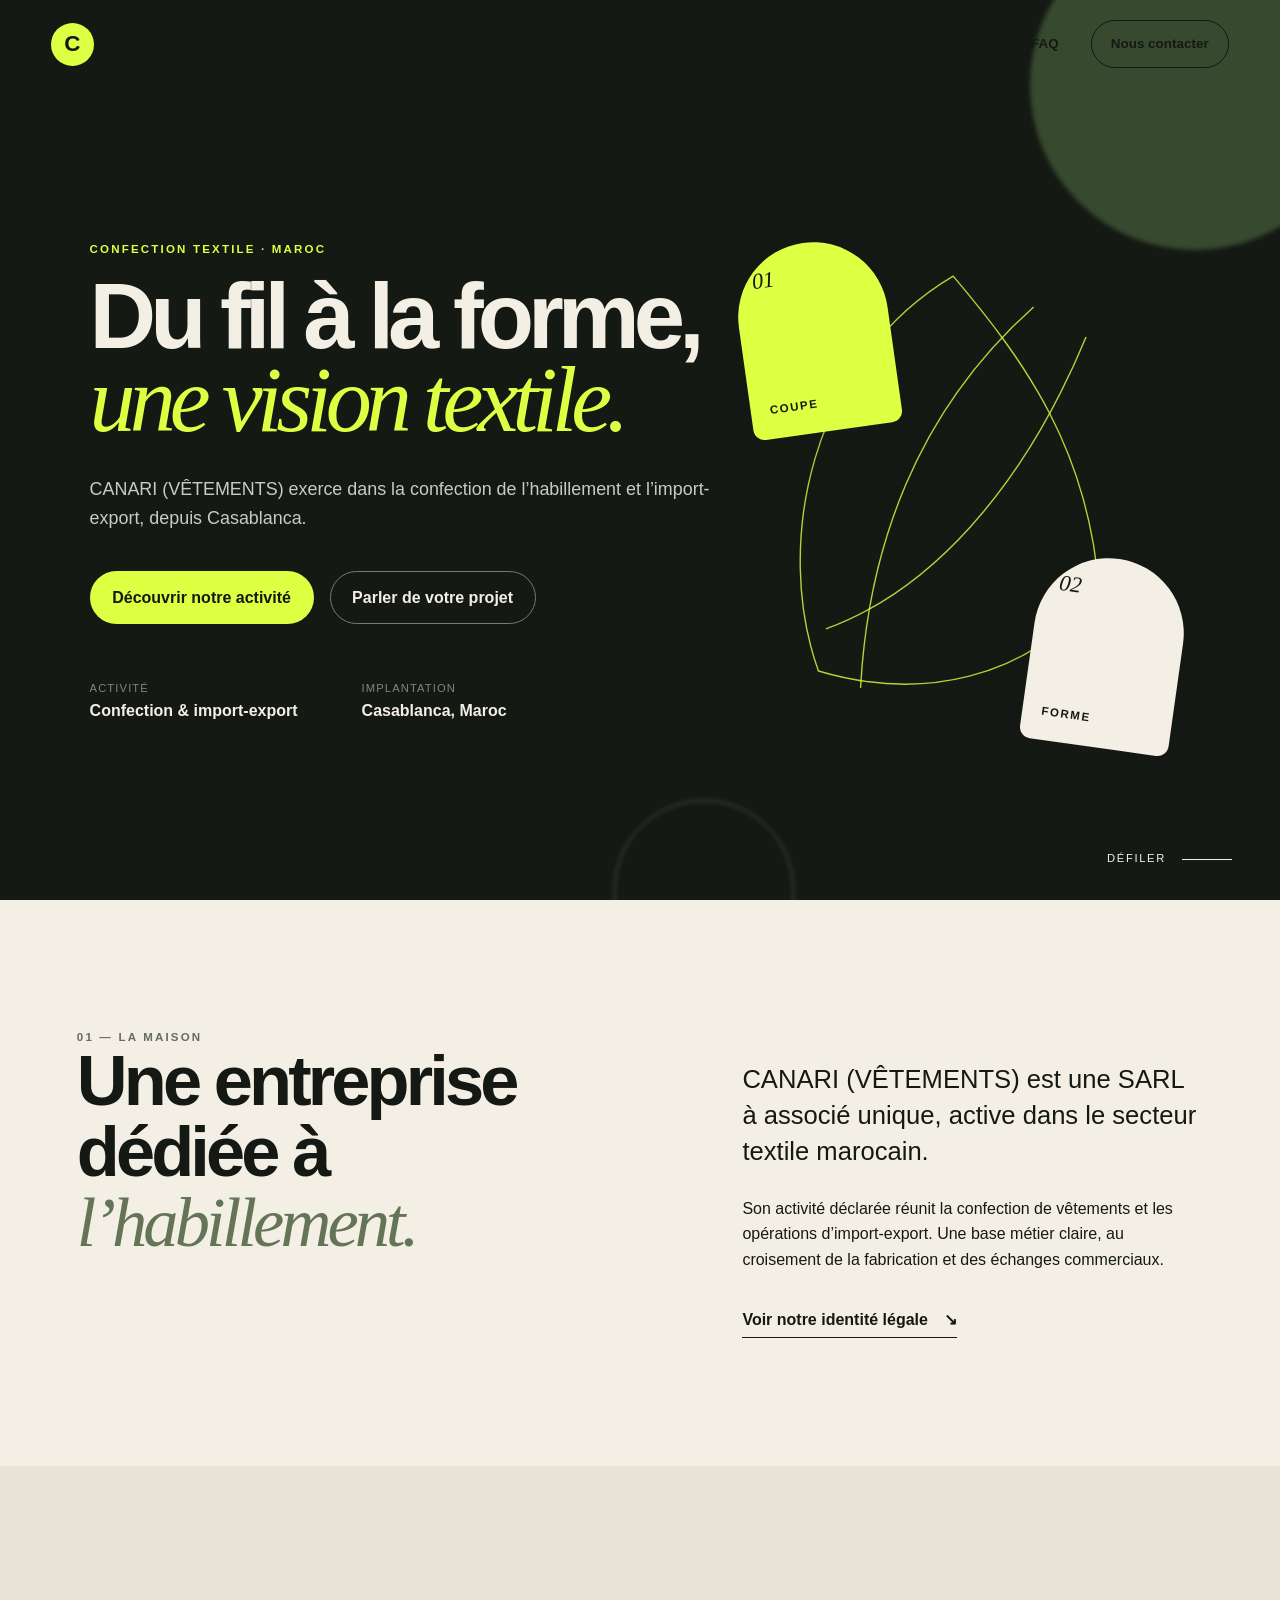
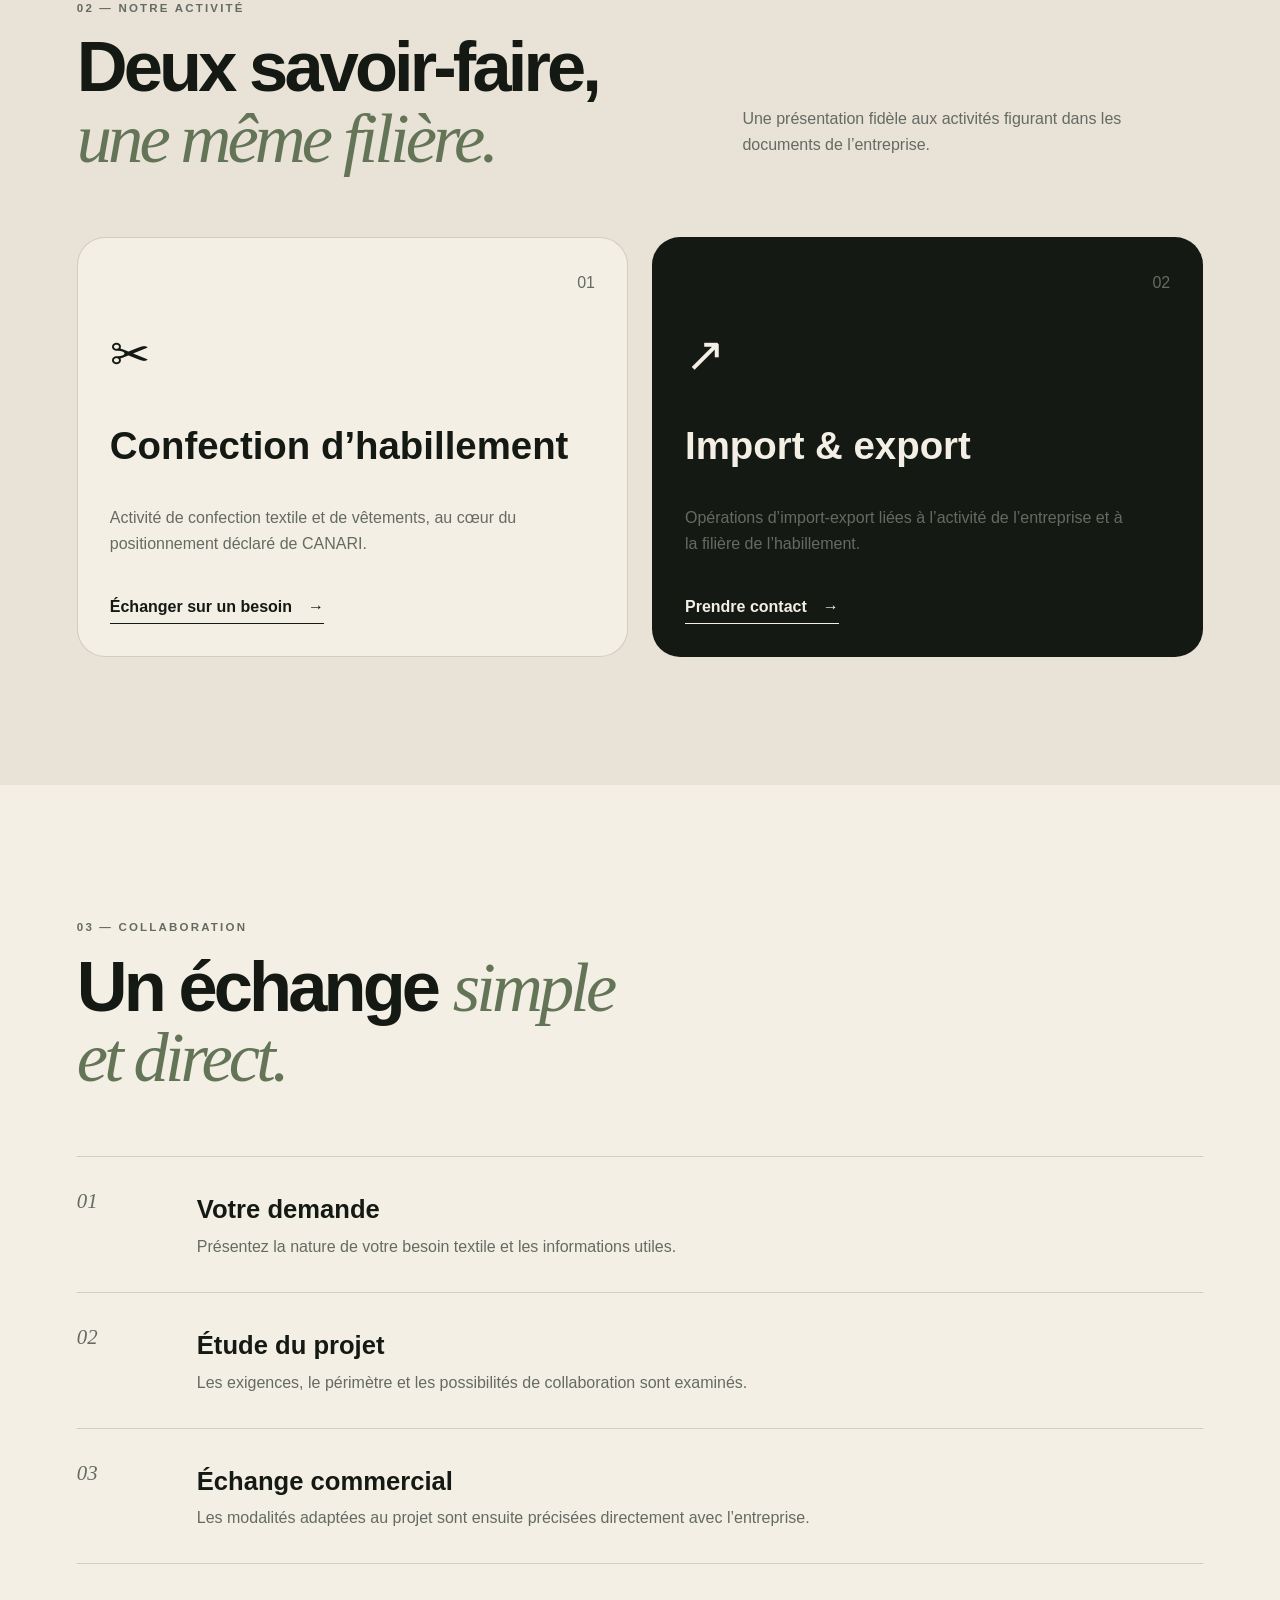
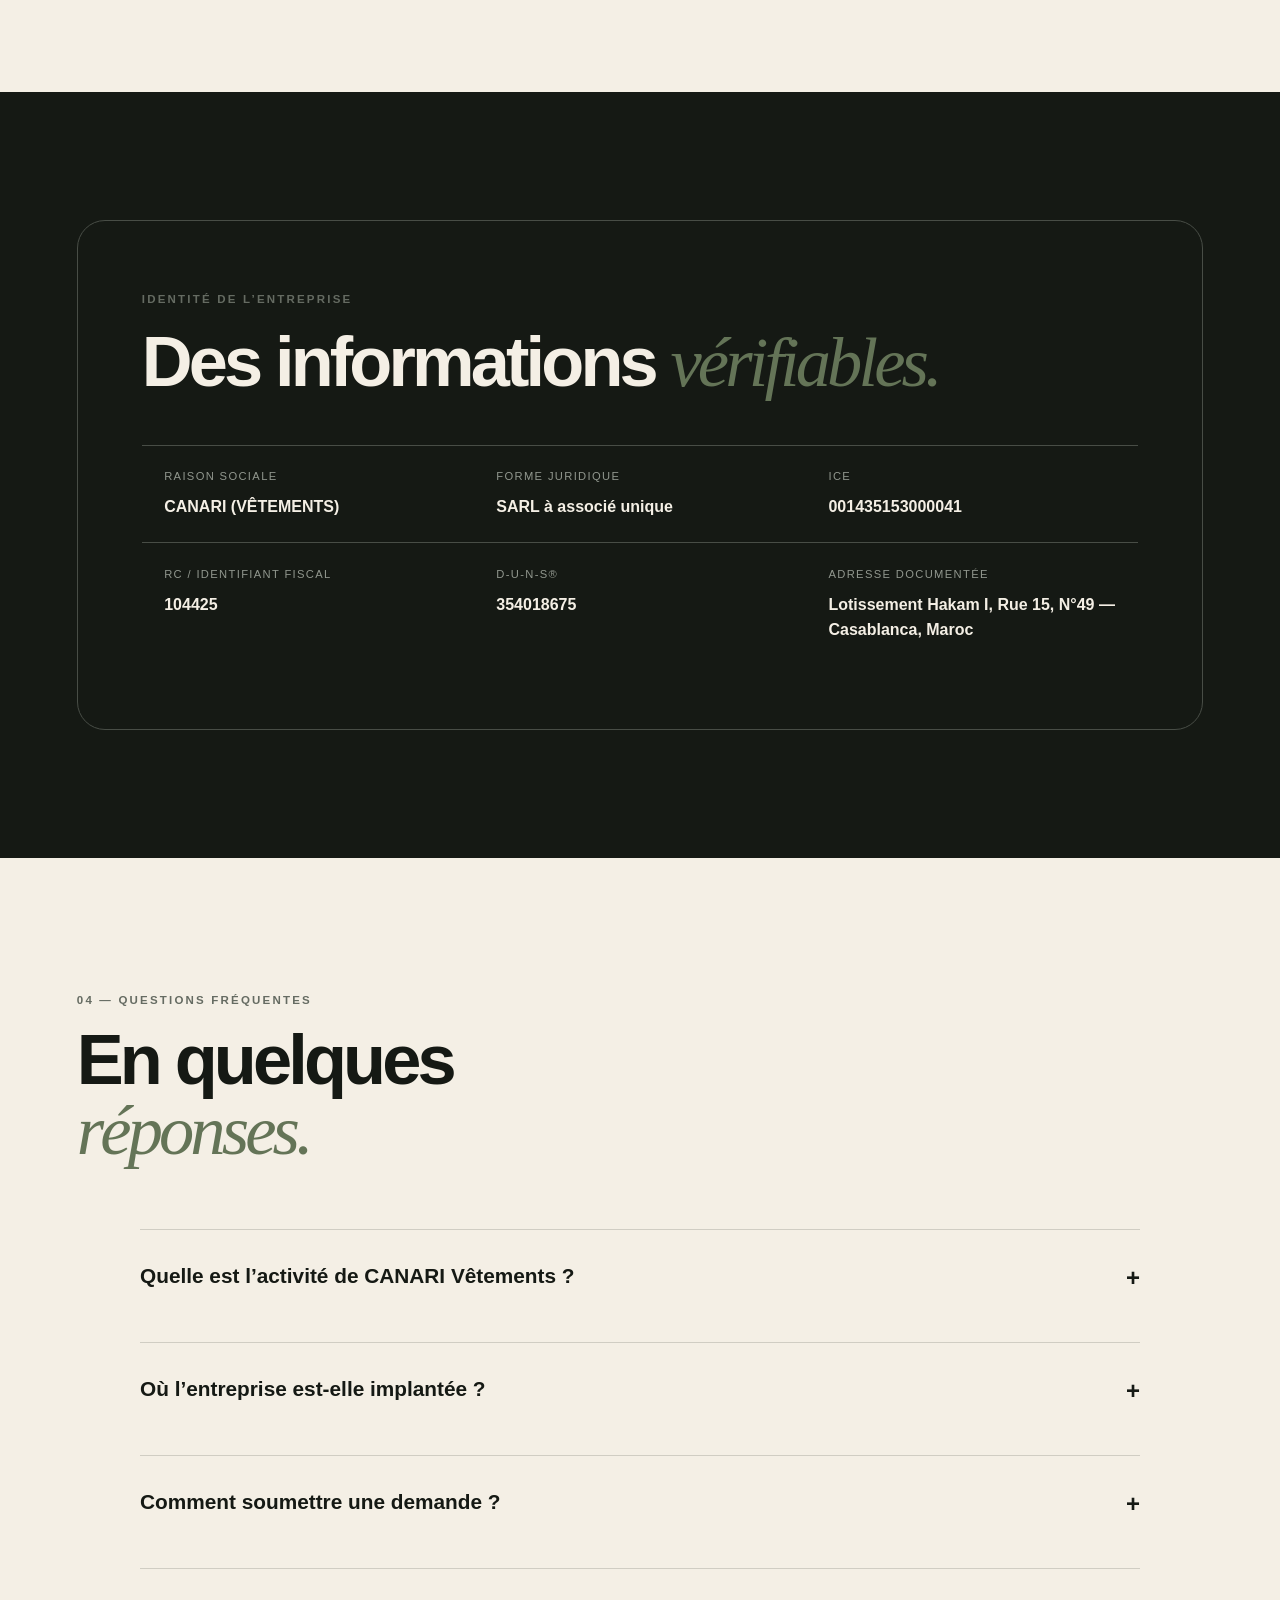
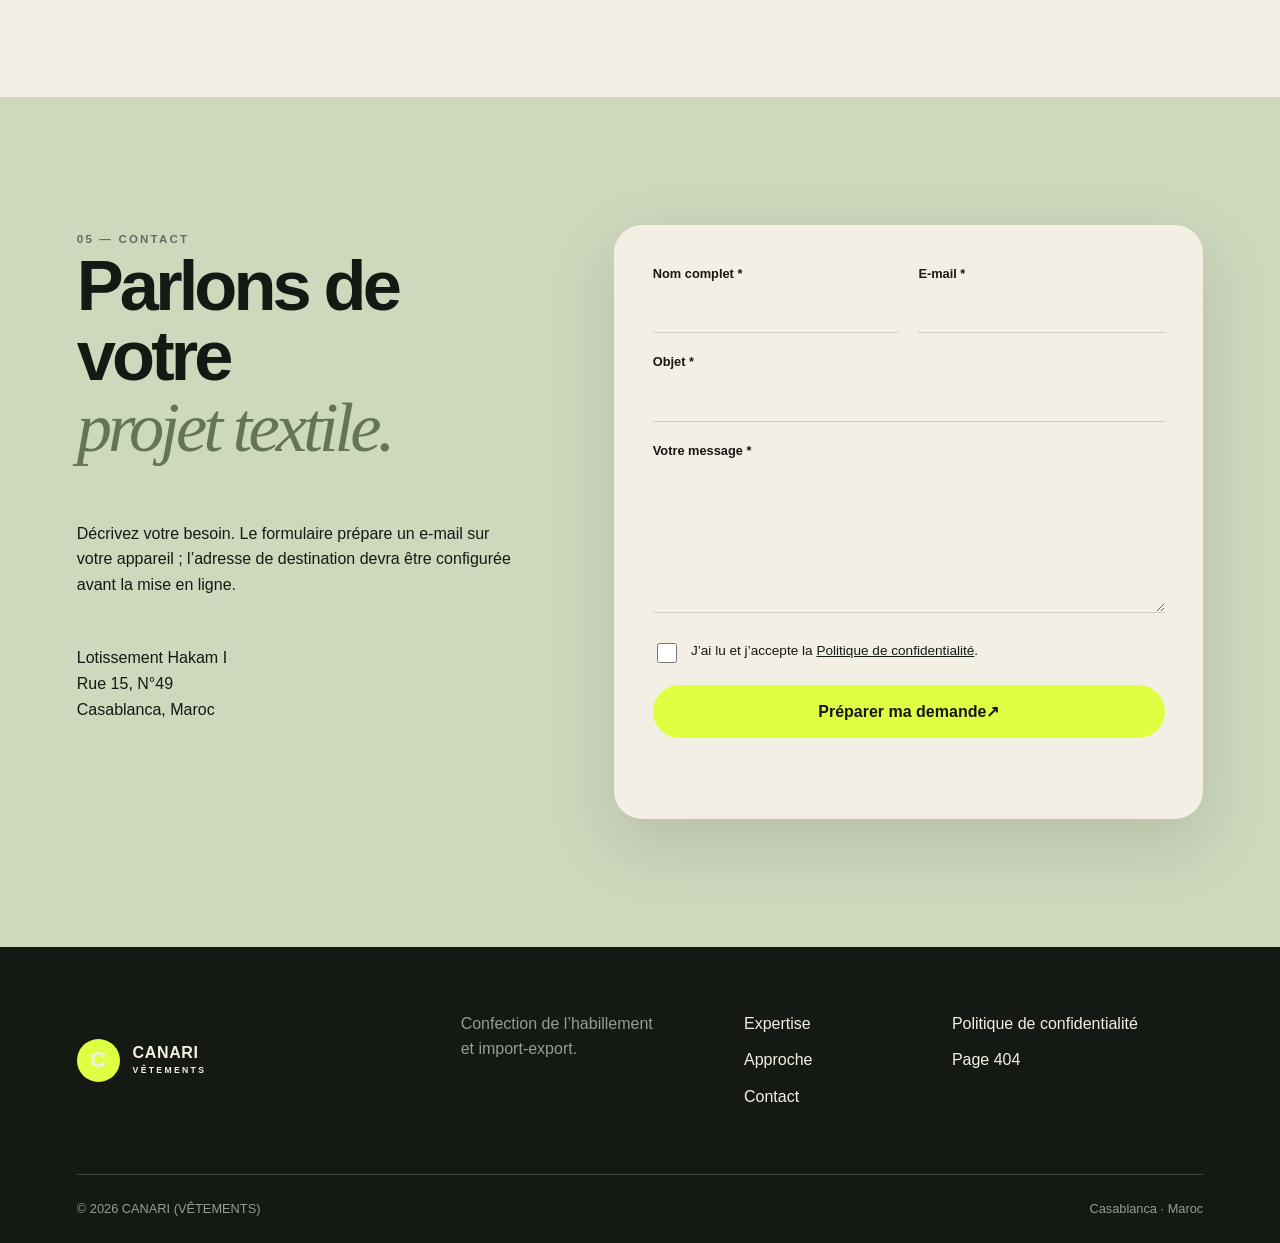
<file: index.html>
<!doctype html>
<html lang="fr">
<head>
  <meta name="google-site-verification" content="jGom8IVJW-pTf0guaj23o3u7FBftam4b0zP855Ou4iA" />
  <meta charset="utf-8"><meta name="viewport" content="width=device-width,initial-scale=1">
  <title>CANARI Vêtements — Confection textile & import-export au Maroc</title>
  <meta name="description" content="CANARI Vêtements, société marocaine spécialisée dans la confection de vêtements et l’import-export textile.">
  <meta name="theme-color" content="#151914"><meta property="og:title" content="CANARI Vêtements"><meta property="og:description" content="Confection textile & import-export au Maroc."><meta property="og:type" content="website"><meta property="og:image" content="assets/images/social-preview.svg">
  <link rel="icon" href="assets/images/favicon.svg" type="image/svg+xml"><link rel="stylesheet" href="assets/css/style.css"><link rel="stylesheet" href="assets/css/animations.css"><link rel="stylesheet" href="assets/css/responsive.css"><script src="assets/js/main.js" defer></script><script src="assets/js/animations.js" defer></script>
</head>
<body>
<a class="skip" href="#contenu">Aller au contenu</a><div class="loader" aria-hidden="true"><span>CANARI</span></div>
<header class="header"><a class="brand" href="index.html" aria-label="CANARI, accueil"><span class="brand-mark">C</span><span>CANARI<small>VÊTEMENTS</small></span></a><button class="menu-btn" aria-expanded="false" aria-controls="nav"><span></span><span></span><span></span><span class="sr-only">Ouvrir le menu</span></button><nav id="nav" aria-label="Navigation principale"><a href="#maison">Accueil</a><a href="#expertise">Expertise</a><a href="#approche">Approche</a><a href="#faq">FAQ</a><a class="nav-cta" href="#contact">Nous contacter</a><a class="mobile-legal" href="privacy-policy.html">Confidentialité</a></nav></header>
<main id="contenu">
  <section class="hero" id="maison"><div class="orb orb-a"></div><div class="orb orb-b"></div><div class="hero-copy"><p class="eyebrow reveal">Confection textile · Maroc</p><h1 class="hero-title">Du fil à la forme,<br><em>une vision textile.</em></h1><p class="lead reveal">CANARI (VÊTEMENTS) exerce dans la confection de l’habillement et l’import-export, depuis Casablanca.</p><div class="hero-actions reveal"><a class="btn primary magnetic" href="#expertise">Découvrir notre activité</a><a class="btn ghost" href="#contact">Parler de votre projet</a></div><dl class="identity reveal"><div><dt>Activité</dt><dd>Confection & import-export</dd></div><div><dt>Implantation</dt><dd>Casablanca, Maroc</dd></div></dl></div><div class="hero-art" aria-label="Composition abstraite inspirée du patronage textile" role="img"><div class="fabric-card card-one"><span>01</span><b>COUPE</b></div><div class="fabric-card card-two"><span>02</span><b>FORME</b></div><svg viewBox="0 0 500 600" aria-hidden="true"><path d="M102 502C54 369 92 171 246 80c77 91 145 186 156 337-78 96-192 117-300 85Z"/><path d="M110 457c110-40 210-148 278-312"/><path d="M147 520c8-148 59-295 185-407"/></svg></div><a class="scroll" href="#intro">Défiler <span></span></a></section>
  <section class="intro section" id="intro"><div class="section-tag reveal">01 — La maison</div><div class="intro-grid"><h2 class="reveal">Une entreprise dédiée à <em>l’habillement.</em></h2><div class="reveal"><p class="big">CANARI (VÊTEMENTS) est une SARL à associé unique, active dans le secteur textile marocain.</p><p>Son activité déclarée réunit la confection de vêtements et les opérations d’import-export. Une base métier claire, au croisement de la fabrication et des échanges commerciaux.</p><a class="text-link" href="#identite">Voir notre identité légale <span>↘</span></a></div></div></section>
  <section class="expertise section" id="expertise"><div class="section-head reveal"><div><span class="section-tag">02 — Notre activité</span><h2>Deux savoir-faire,<br><em>une même filière.</em></h2></div><p>Une présentation fidèle aux activités figurant dans les documents de l’entreprise.</p></div><div class="service-grid"><article class="service-card reveal tilt"><span class="num">01</span><div class="service-icon">✂</div><h3>Confection d’habillement</h3><p>Activité de confection textile et de vêtements, au cœur du positionnement déclaré de CANARI.</p><a href="#contact" class="text-link">Échanger sur un besoin <span>→</span></a></article><article class="service-card dark reveal tilt"><span class="num">02</span><div class="service-icon">↗</div><h3>Import & export</h3><p>Opérations d’import-export liées à l’activité de l’entreprise et à la filière de l’habillement.</p><a href="#contact" class="text-link">Prendre contact <span>→</span></a></article></div></section>
  <section class="process section" id="approche"><div class="section-head reveal"><div><span class="section-tag">03 — Collaboration</span><h2>Un échange <em>simple et direct.</em></h2></div></div><ol class="steps"><li class="reveal"><span>01</span><div><h3>Votre demande</h3><p>Présentez la nature de votre besoin textile et les informations utiles.</p></div></li><li class="reveal"><span>02</span><div><h3>Étude du projet</h3><p>Les exigences, le périmètre et les possibilités de collaboration sont examinés.</p></div></li><li class="reveal"><span>03</span><div><h3>Échange commercial</h3><p>Les modalités adaptées au projet sont ensuite précisées directement avec l’entreprise.</p></div></li></ol></section>
  <section class="identity-section section" id="identite"><div class="identity-panel reveal"><span class="section-tag">Identité de l’entreprise</span><h2>Des informations <em>vérifiables.</em></h2><dl><div><dt>Raison sociale</dt><dd>CANARI (VÊTEMENTS)</dd></div><div><dt>Forme juridique</dt><dd>SARL à associé unique</dd></div><div><dt>ICE</dt><dd>001435153000041</dd></div><div><dt>RC / Identifiant fiscal</dt><dd>104425</dd></div><div><dt>D‑U‑N‑S®</dt><dd>354018675</dd></div><div><dt>Adresse documentée</dt><dd>Lotissement Hakam I, Rue 15, N°49 — Casablanca, Maroc</dd></div></dl></div></section>
  <section class="faq section" id="faq"><div class="section-head reveal"><div><span class="section-tag">04 — Questions fréquentes</span><h2>En quelques <em>réponses.</em></h2></div></div><div class="accordion"><article class="reveal"><button aria-expanded="false"><span>Quelle est l’activité de CANARI Vêtements ?</span><b>+</b></button><div class="answer"><p>L’activité principale déclarée est l’import-export et la confection de l’habillement.</p></div></article><article class="reveal"><button aria-expanded="false"><span>Où l’entreprise est-elle implantée ?</span><b>+</b></button><div class="answer"><p>L’adresse documentée est Lotissement Hakam I, Rue 15, N°49 à Casablanca, au Maroc.</p></div></article><article class="reveal"><button aria-expanded="false"><span>Comment soumettre une demande ?</span><b>+</b></button><div class="answer"><p>Utilisez le formulaire ci-dessous. Il prépare votre demande dans votre logiciel de messagerie ; aucun message n’est envoyé automatiquement par ce site.</p></div></article></div></section>
  <section class="contact section" id="contact"><div class="contact-copy reveal"><span class="section-tag">05 — Contact</span><h2>Parlons de votre<br><em>projet textile.</em></h2><p>Décrivez votre besoin. Le formulaire prépare un e-mail sur votre appareil ; l’adresse de destination devra être configurée avant la mise en ligne.</p><address>Lotissement Hakam I<br>Rue 15, N°49<br>Casablanca, Maroc</address></div><form id="contact-form" class="contact-form reveal" novalidate data-email=""><div class="field"><label for="name">Nom complet *</label><input id="name" name="name" autocomplete="name" required><small></small></div><div class="field"><label for="email">E-mail *</label><input id="email" name="email" type="email" autocomplete="email" required><small></small></div><div class="field full"><label for="subject">Objet *</label><input id="subject" name="subject" required><small></small></div><div class="field full"><label for="message">Votre message *</label><textarea id="message" name="message" rows="5" minlength="20" required></textarea><small></small></div><label class="consent full"><input id="consent" type="checkbox" required> <span>J’ai lu et j’accepte la <a href="privacy-policy.html">Politique de confidentialité</a>.</span></label><button class="btn primary full" type="submit">Préparer ma demande <span>↗</span></button><p class="form-status full" role="status" aria-live="polite"></p></form></section>
</main>
<footer><div class="footer-main"><a class="brand" href="index.html"><span class="brand-mark">C</span><span>CANARI<small>VÊTEMENTS</small></span></a><p>Confection de l’habillement<br>et import-export.</p><div><a href="#expertise">Expertise</a><a href="#approche">Approche</a><a href="#contact">Contact</a></div><div><a href="privacy-policy.html">Politique de confidentialité</a><a href="404.html">Page 404</a></div></div><div class="footer-bottom"><span>© <span data-year></span> CANARI (VÊTEMENTS)</span><span>Casablanca · Maroc</span></div></footer><button class="back-top" aria-label="Retour en haut">↑</button>
</body></html>
</file>
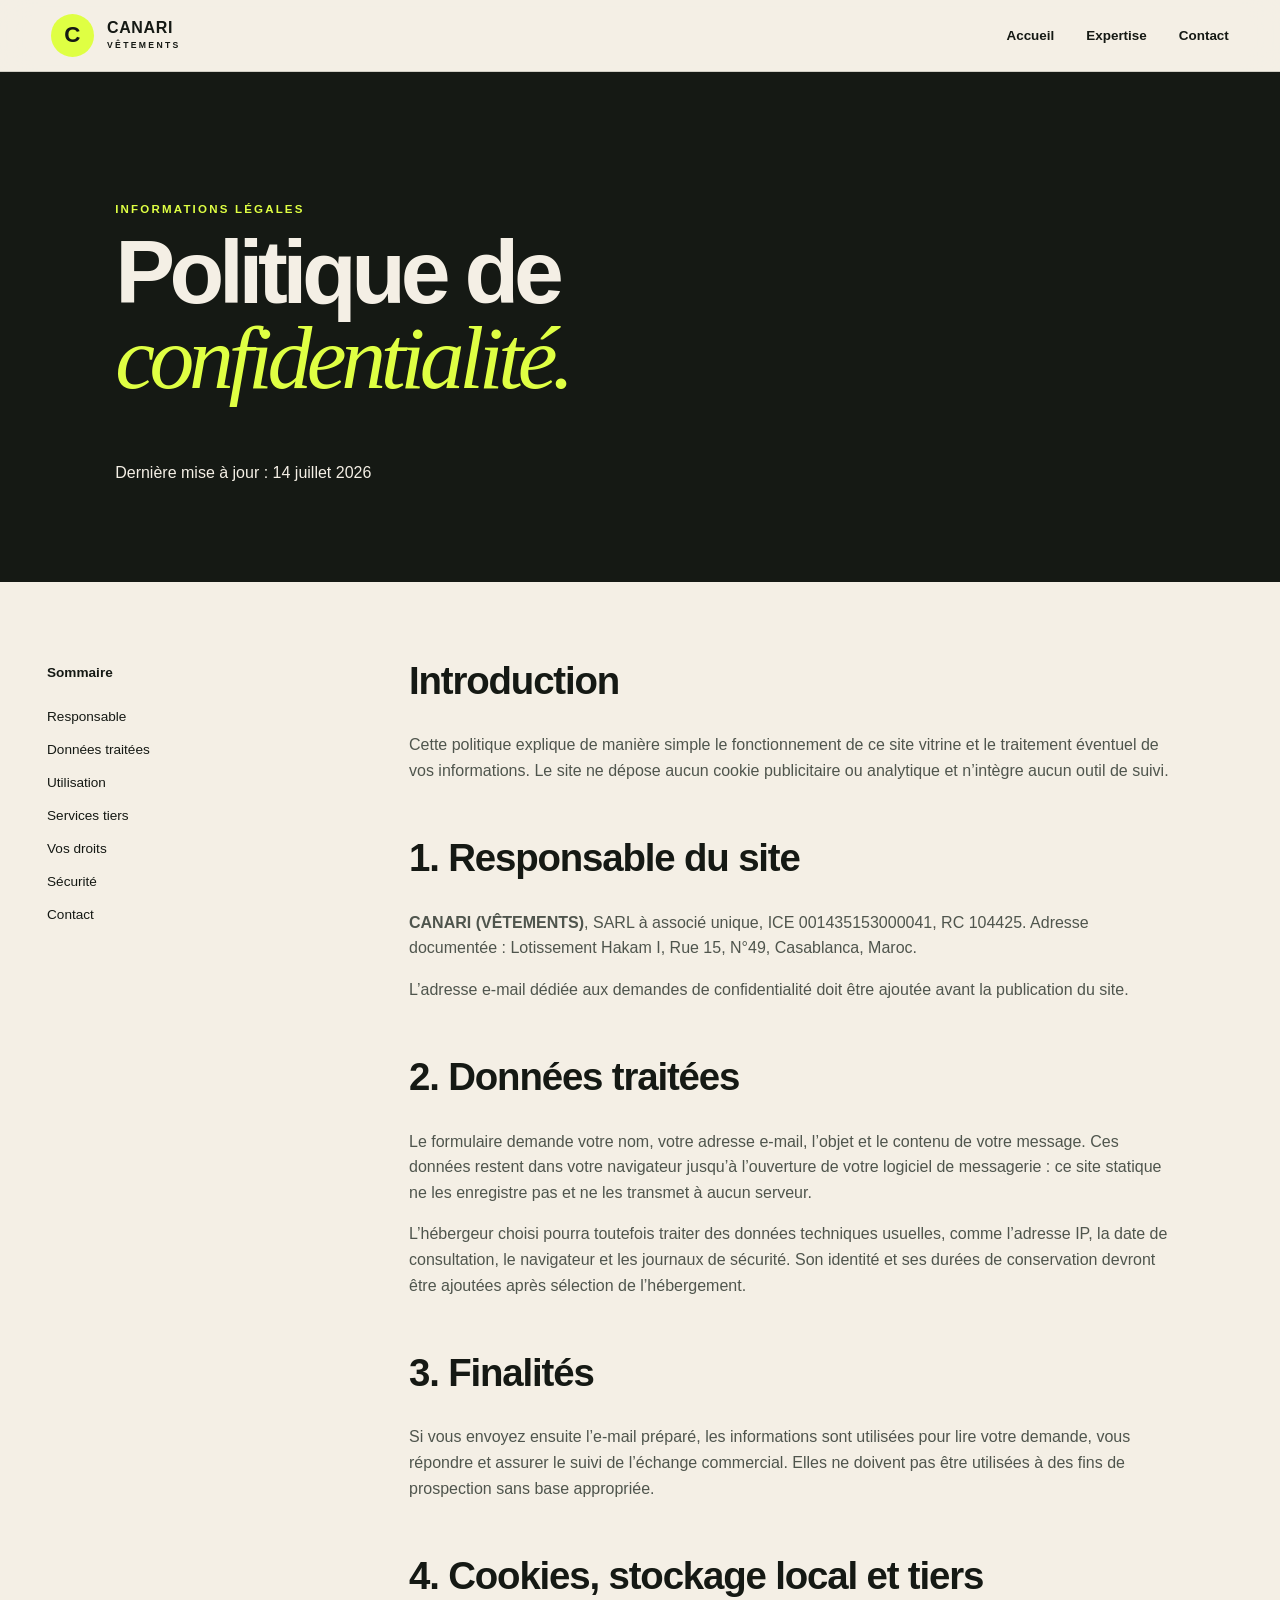
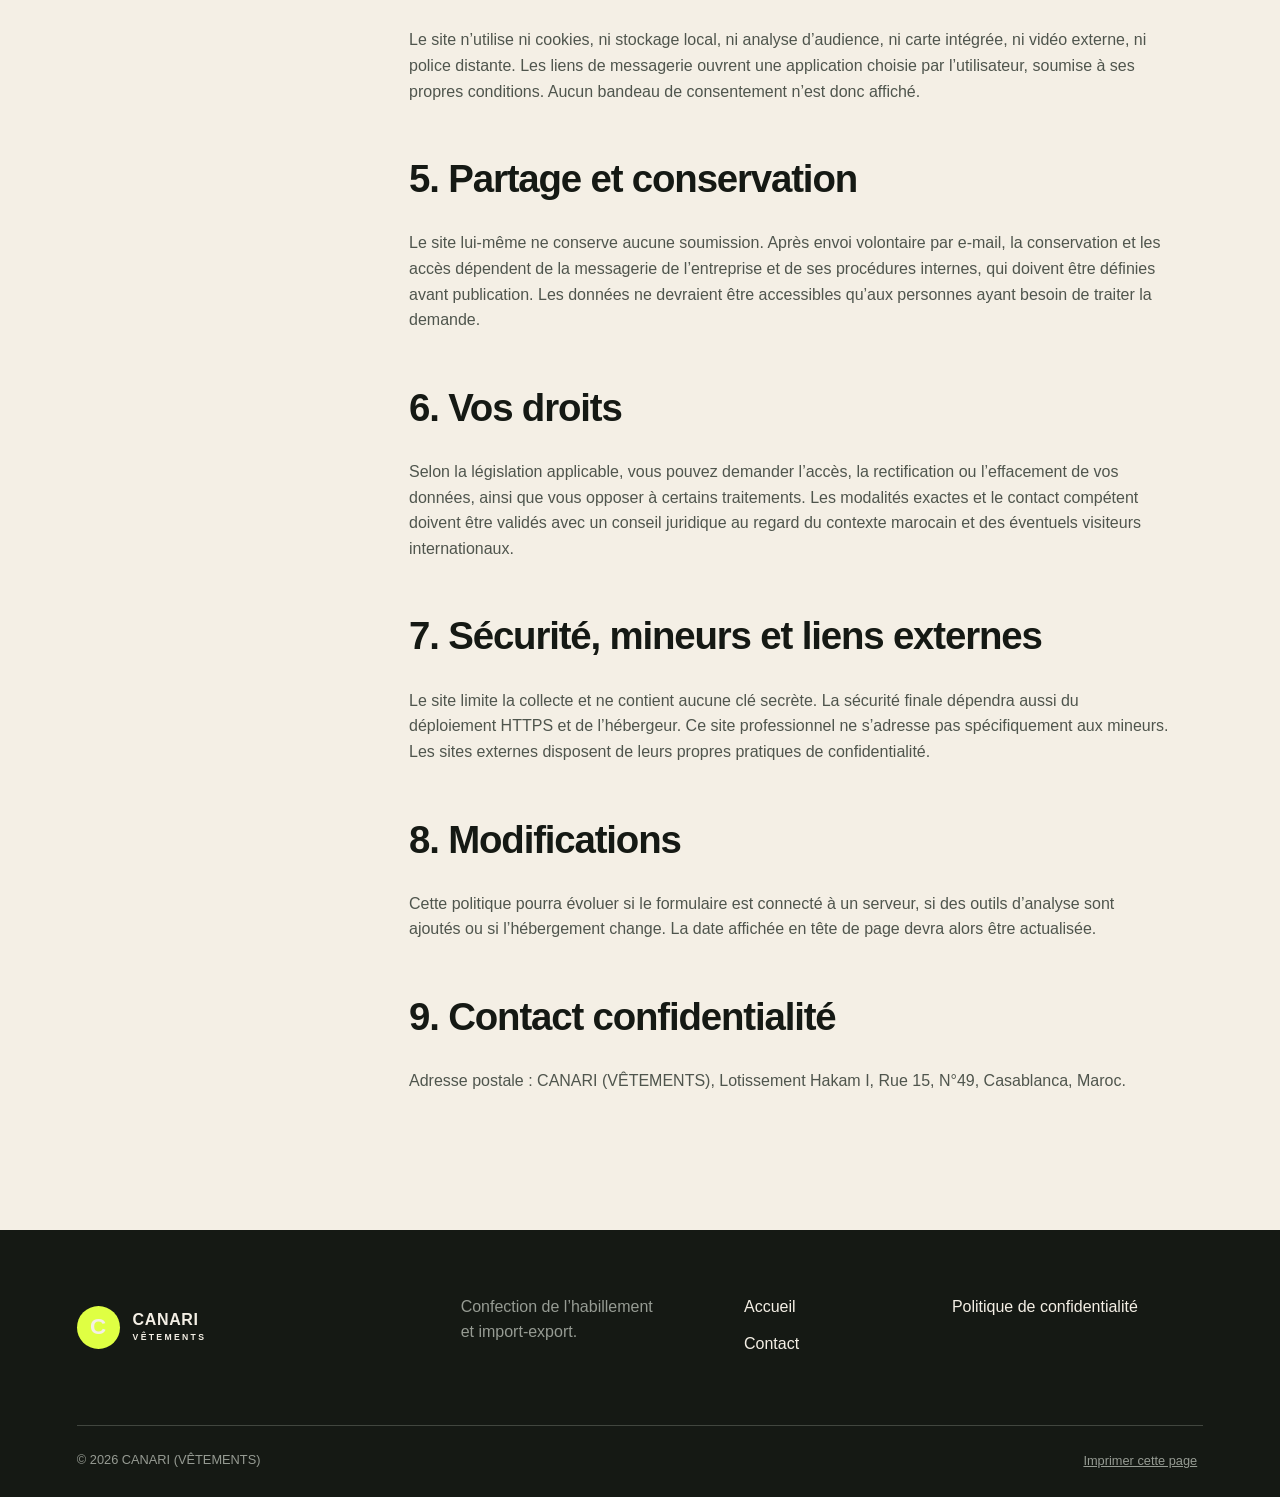
<file: privacy-policy.html>
<!doctype html><html lang="fr"><head><meta charset="utf-8"><meta name="viewport" content="width=device-width,initial-scale=1"><title>Politique de confidentialité — CANARI Vêtements</title><meta name="description" content="Politique de confidentialité du site vitrine de CANARI Vêtements."><meta name="theme-color" content="#151914"><link rel="icon" href="assets/images/favicon.svg" type="image/svg+xml"><link rel="stylesheet" href="assets/css/style.css"><link rel="stylesheet" href="assets/css/animations.css"><link rel="stylesheet" href="assets/css/responsive.css"><script src="assets/js/main.js" defer></script><script src="assets/js/animations.js" defer></script></head><body class="legal-page"><a class="skip" href="#contenu">Aller au contenu</a><header class="header solid"><a class="brand" href="index.html"><span class="brand-mark">C</span><span>CANARI<small>VÊTEMENTS</small></span></a><button class="menu-btn" aria-expanded="false" aria-controls="nav"><span></span><span></span><span></span><span class="sr-only">Ouvrir le menu</span></button><nav id="nav"><a href="index.html">Accueil</a><a href="index.html#expertise">Expertise</a><a href="index.html#contact">Contact</a></nav></header><main id="contenu" class="legal"><header class="legal-hero"><p class="eyebrow">Informations légales</p><h1>Politique de<br><em>confidentialité.</em></h1><p>Dernière mise à jour : 14 juillet 2026</p></header><div class="legal-layout"><aside><strong>Sommaire</strong><a href="#responsable">Responsable</a><a href="#donnees">Données traitées</a><a href="#usage">Utilisation</a><a href="#tiers">Services tiers</a><a href="#droits">Vos droits</a><a href="#securite">Sécurité</a><a href="#contact-prive">Contact</a></aside><article>
<section><h2>Introduction</h2><p>Cette politique explique de manière simple le fonctionnement de ce site vitrine et le traitement éventuel de vos informations. Le site ne dépose aucun cookie publicitaire ou analytique et n’intègre aucun outil de suivi.</p></section>
<section id="responsable"><h2>1. Responsable du site</h2><p><strong>CANARI (VÊTEMENTS)</strong>, SARL à associé unique, ICE 001435153000041, RC 104425. Adresse documentée : Lotissement Hakam I, Rue 15, N°49, Casablanca, Maroc.</p><p>L’adresse e-mail dédiée aux demandes de confidentialité doit être ajoutée avant la publication du site.</p></section>
<section id="donnees"><h2>2. Données traitées</h2><p>Le formulaire demande votre nom, votre adresse e-mail, l’objet et le contenu de votre message. Ces données restent dans votre navigateur jusqu’à l’ouverture de votre logiciel de messagerie : ce site statique ne les enregistre pas et ne les transmet à aucun serveur.</p><p>L’hébergeur choisi pourra toutefois traiter des données techniques usuelles, comme l’adresse IP, la date de consultation, le navigateur et les journaux de sécurité. Son identité et ses durées de conservation devront être ajoutées après sélection de l’hébergement.</p></section>
<section id="usage"><h2>3. Finalités</h2><p>Si vous envoyez ensuite l’e-mail préparé, les informations sont utilisées pour lire votre demande, vous répondre et assurer le suivi de l’échange commercial. Elles ne doivent pas être utilisées à des fins de prospection sans base appropriée.</p></section>
<section id="tiers"><h2>4. Cookies, stockage local et tiers</h2><p>Le site n’utilise ni cookies, ni stockage local, ni analyse d’audience, ni carte intégrée, ni vidéo externe, ni police distante. Les liens de messagerie ouvrent une application choisie par l’utilisateur, soumise à ses propres conditions. Aucun bandeau de consentement n’est donc affiché.</p></section>
<section><h2>5. Partage et conservation</h2><p>Le site lui-même ne conserve aucune soumission. Après envoi volontaire par e-mail, la conservation et les accès dépendent de la messagerie de l’entreprise et de ses procédures internes, qui doivent être définies avant publication. Les données ne devraient être accessibles qu’aux personnes ayant besoin de traiter la demande.</p></section>
<section id="droits"><h2>6. Vos droits</h2><p>Selon la législation applicable, vous pouvez demander l’accès, la rectification ou l’effacement de vos données, ainsi que vous opposer à certains traitements. Les modalités exactes et le contact compétent doivent être validés avec un conseil juridique au regard du contexte marocain et des éventuels visiteurs internationaux.</p></section>
<section id="securite"><h2>7. Sécurité, mineurs et liens externes</h2><p>Le site limite la collecte et ne contient aucune clé secrète. La sécurité finale dépendra aussi du déploiement HTTPS et de l’hébergeur. Ce site professionnel ne s’adresse pas spécifiquement aux mineurs. Les sites externes disposent de leurs propres pratiques de confidentialité.</p></section>
<section><h2>8. Modifications</h2><p>Cette politique pourra évoluer si le formulaire est connecté à un serveur, si des outils d’analyse sont ajoutés ou si l’hébergement change. La date affichée en tête de page devra alors être actualisée.</p></section>
<section id="contact-prive"><h2>9. Contact confidentialité</h2><p>Adresse postale : CANARI (VÊTEMENTS), Lotissement Hakam I, Rue 15, N°49, Casablanca, Maroc.</p></section></article></div></main><footer><div class="footer-main"><a class="brand" href="index.html"><span class="brand-mark">C</span><span>CANARI<small>VÊTEMENTS</small></span></a><p>Confection de l’habillement<br>et import-export.</p><div><a href="index.html">Accueil</a><a href="index.html#contact">Contact</a></div><div><a href="privacy-policy.html" aria-current="page">Politique de confidentialité</a></div></div><div class="footer-bottom"><span>© <span data-year></span> CANARI (VÊTEMENTS)</span><button class="print" type="button">Imprimer cette page</button></div></footer><button class="back-top" aria-label="Retour en haut">↑</button></body></html>
</file>
<file: assets/css/style.css>
@import url('animations.css');
:root{--ink:#151914;--paper:#f4efe5;--acid:#dfff43;--sage:#aeb8a0;--muted:#656b62;--line:rgba(21,25,20,.16);--white:#fff;--radius:28px;--shadow:0 24px 70px rgba(21,25,20,.13);--section:clamp(5rem,10vw,10rem);--ease:cubic-bezier(.2,.8,.2,1)}
*{box-sizing:border-box}html{scroll-behavior:smooth;scroll-padding-top:6rem}body{margin:0;background:var(--paper);color:var(--ink);font-family:Inter,Arial,sans-serif;line-height:1.6;overflow-x:hidden}body.menu-open{overflow:hidden}a{color:inherit;text-decoration:none}button,input,textarea{font:inherit}button{color:inherit}img,svg{max-width:100%}.sr-only{position:absolute;width:1px;height:1px;overflow:hidden;clip:rect(0 0 0 0)}.skip{position:fixed;z-index:999;left:1rem;top:-5rem;background:var(--acid);padding:.8rem 1.2rem}.skip:focus{top:1rem}*:focus-visible{outline:3px solid var(--acid);outline-offset:4px}.header{height:88px;padding:0 clamp(1.25rem,4vw,5rem);position:fixed;z-index:100;inset:0 0 auto;display:flex;align-items:center;justify-content:space-between;transition:.4s var(--ease)}.header.scrolled,.header.solid{height:72px;background:rgba(244,239,229,.92);backdrop-filter:blur(16px);border-bottom:1px solid var(--line)}.brand{display:inline-flex;align-items:center;gap:.8rem;font-weight:800;line-height:.9;letter-spacing:.04em}.brand small{display:block;font-size:.54rem;letter-spacing:.27em;margin-top:.4rem}.brand-mark{display:grid;place-items:center;width:43px;height:43px;border-radius:50%;background:var(--acid);font-size:1.4rem}.header nav{display:flex;align-items:center;gap:2rem;font-size:.84rem;font-weight:650}.header nav a:not(.nav-cta){position:relative}.header nav a:not(.nav-cta):after{content:"";position:absolute;left:0;right:100%;bottom:-.4rem;height:2px;background:var(--ink);transition:.3s}.header nav a:hover:after{right:0}.nav-cta{padding:.75rem 1.2rem;border:1px solid var(--ink);border-radius:999px}.mobile-legal{display:none}.menu-btn{display:none;border:0;background:none;width:48px;height:48px;padding:13px}.menu-btn span:not(.sr-only){display:block;height:2px;background:currentColor;margin:5px;transition:.3s}.section{padding:var(--section) clamp(1.25rem,6vw,7rem)}.hero{min-height:100svh;padding:9rem clamp(1.25rem,7vw,8rem) 5rem;display:grid;grid-template-columns:1.15fr .85fr;align-items:center;position:relative;background:var(--ink);color:var(--paper);overflow:hidden}.hero-copy{position:relative;z-index:2}.eyebrow,.section-tag{text-transform:uppercase;letter-spacing:.19em;font-size:.72rem;font-weight:800}.eyebrow{color:var(--acid)}h1,h2,h3,p{margin-top:0}.hero h1{font-size:clamp(3.2rem,7.2vw,8rem);line-height:.91;letter-spacing:-.065em;margin:1rem 0 2rem}.hero h1 em,h2 em{font-family:Georgia,serif;font-weight:400;color:var(--acid)}.lead{max-width:620px;color:#c8cbc5;font-size:clamp(1.05rem,1.4vw,1.3rem)}.hero-actions{display:flex;gap:1rem;margin:2.4rem 0 3.5rem}.btn{display:inline-flex;align-items:center;justify-content:center;min-height:52px;padding:.8rem 1.35rem;border-radius:999px;border:1px solid transparent;font-weight:750;cursor:pointer;transition:.3s var(--ease)}.btn:hover{transform:translateY(-3px)}.btn.primary{background:var(--acid);color:var(--ink)}.btn.ghost{border-color:#777b74}.identity{display:flex;gap:clamp(2rem,5vw,6rem);margin:0}.identity dt{color:#81867e;font-size:.7rem;text-transform:uppercase;letter-spacing:.1em}.identity dd{margin:0;font-weight:650}.hero-art{position:relative;height:min(72vh,700px)}.hero-art svg{height:100%;overflow:visible}.hero-art path{fill:none;stroke:var(--acid);stroke-width:1.5;opacity:.8}.fabric-card{position:absolute;z-index:2;width:150px;height:190px;border-radius:80px 80px 12px 12px;padding:1.2rem;display:flex;flex-direction:column;justify-content:space-between;box-shadow:var(--shadow)}.fabric-card span{font:italic 1.4rem Georgia}.fabric-card b{letter-spacing:.14em;font-size:.72rem}.card-one{top:13%;left:4%;background:var(--acid);color:var(--ink);transform:rotate(-8deg)}.card-two{right:2%;bottom:9%;background:var(--paper);color:var(--ink);transform:rotate(8deg)}.orb{position:absolute;border-radius:50%;filter:blur(2px)}.orb-a{width:330px;height:330px;background:#37492e;right:-80px;top:-80px}.orb-b{width:180px;height:180px;border:1px solid #5c6656;left:48%;bottom:-80px}.scroll{position:absolute;right:3rem;bottom:2rem;font-size:.7rem;text-transform:uppercase;letter-spacing:.15em;display:flex;align-items:center;gap:1rem}.scroll span{height:1px;width:50px;background:currentColor}.section-tag{color:var(--muted)}.intro-grid,.section-head{display:grid;grid-template-columns:1.1fr .9fr;gap:clamp(2rem,8vw,10rem)}h2{font-size:clamp(2.5rem,5.5vw,6rem);line-height:1;letter-spacing:-.055em}h2 em{color:#647457}.big{font-size:clamp(1.2rem,2vw,1.75rem);line-height:1.4}.intro-grid>div:last-child{padding-top:1rem}.text-link{display:inline-flex;gap:1rem;margin-top:1.2rem;font-weight:750;border-bottom:1px solid;padding-bottom:.25rem}.expertise{background:#e8e2d7}.section-head{align-items:end;margin-bottom:4rem}.section-head h2{margin:.8rem 0 0}.section-head>p{max-width:480px;color:var(--muted)}.service-grid{display:grid;grid-template-columns:repeat(2,1fr);gap:1.5rem}.service-card{min-height:420px;padding:2rem;border:1px solid var(--line);border-radius:var(--radius);background:var(--paper);position:relative;display:flex;flex-direction:column;align-items:flex-start;transform-style:preserve-3d}.service-card.dark{background:var(--ink);color:var(--paper)}.service-card .num{align-self:flex-end;color:var(--muted)}.service-icon{font-size:3rem;margin:auto 0 2rem}.service-card h3{font-size:clamp(1.6rem,3vw,2.6rem);line-height:1.05}.service-card p{max-width:450px;color:var(--muted)}.service-card .text-link{margin-top:auto}.steps{list-style:none;margin:0;padding:0;border-top:1px solid var(--line)}.steps li{display:grid;grid-template-columns:120px 1fr;padding:2rem 0;border-bottom:1px solid var(--line)}.steps li>span{color:var(--muted);font:italic 1.3rem Georgia}.steps h3{font-size:1.6rem;margin-bottom:.25rem}.steps p{color:var(--muted);margin:0}.identity-section{background:var(--ink);color:var(--paper)}.identity-panel{border:1px solid #484d46;border-radius:var(--radius);padding:clamp(1.5rem,5vw,5rem)}.identity-panel h2{margin:1rem 0 3rem}.identity-panel dl{display:grid;grid-template-columns:repeat(3,1fr);gap:0;margin:0}.identity-panel dl div{padding:1.4rem;border-top:1px solid #484d46}.identity-panel dt{font-size:.7rem;letter-spacing:.12em;text-transform:uppercase;color:#91978e}.identity-panel dd{margin:.5rem 0 0;font-weight:650}.accordion{max-width:1000px;margin:auto}.accordion article{border-top:1px solid var(--line)}.accordion article:last-child{border-bottom:1px solid var(--line)}.accordion button{border:0;background:none;width:100%;padding:1.8rem 0;text-align:left;font-weight:750;font-size:clamp(1rem,2vw,1.3rem);display:flex;justify-content:space-between;cursor:pointer}.accordion button b{font-size:1.5rem;transition:.3s}.accordion button[aria-expanded=true] b{transform:rotate(45deg)}.answer{display:grid;grid-template-rows:0fr;transition:.4s var(--ease)}.answer p{overflow:hidden;color:var(--muted);max-width:700px}.accordion button[aria-expanded=true]+.answer{grid-template-rows:1fr}.contact{background:#cdd8bd;display:grid;grid-template-columns:.85fr 1.15fr;gap:clamp(3rem,8vw,9rem)}.contact-copy address{font-style:normal;margin-top:3rem}.contact-form{display:grid;grid-template-columns:1fr 1fr;gap:1.2rem;background:var(--paper);padding:clamp(1.4rem,3vw,3rem);border-radius:var(--radius);box-shadow:var(--shadow)}.field.full,.full{grid-column:1/-1}.field label{display:block;font-weight:700;font-size:.8rem}.field input,.field textarea{width:100%;border:0;border-bottom:1px solid var(--line);background:transparent;padding:.7rem 0;outline:none}.field input:focus,.field textarea:focus{border-color:var(--ink)}.field small{color:#9b2424}.consent{display:flex;gap:.7rem;font-size:.85rem}.consent input{width:20px;height:20px;flex:0 0 auto}.consent a{text-decoration:underline}.form-status{margin:0;min-height:1.6em;font-size:.9rem}footer{background:var(--ink);color:var(--paper);padding:4rem clamp(1.25rem,6vw,7rem) 1.5rem}.footer-main{display:grid;grid-template-columns:1.4fr 1fr .7fr 1fr;gap:2rem;padding-bottom:4rem}.footer-main>div{display:flex;flex-direction:column;gap:.7rem}.footer-main p{color:#969b93}.footer-bottom{border-top:1px solid #41463f;padding-top:1.5rem;display:flex;justify-content:space-between;color:#969b93;font-size:.8rem}.back-top{position:fixed;z-index:50;right:1.5rem;bottom:1.5rem;width:48px;height:48px;border-radius:50%;border:0;background:var(--acid);opacity:0;pointer-events:none;transform:translateY(10px);transition:.3s}.back-top.show{opacity:1;pointer-events:auto;transform:none}.legal{padding-top:72px}.legal-hero{padding:8rem clamp(1.25rem,9vw,11rem) 5rem;background:var(--ink);color:var(--paper)}.legal-hero h1{font-size:clamp(3rem,7vw,7rem);line-height:.95;letter-spacing:-.06em}.legal-hero em{font-family:Georgia;color:var(--acid);font-weight:400}.legal-layout{max-width:1250px;margin:auto;padding:5rem 2rem;display:grid;grid-template-columns:250px 1fr;gap:7rem}.legal-layout aside{position:sticky;top:110px;align-self:start;display:flex;flex-direction:column;gap:.7rem;font-size:.85rem}.legal-layout aside strong{margin-bottom:.7rem}.legal-layout article{max-width:760px}.legal-layout article section{margin-bottom:3.5rem}.legal-layout h2{font-size:clamp(1.7rem,3vw,2.5rem);letter-spacing:-.03em}.legal-layout p{color:#4f554d}.print{background:none;border:0;color:inherit;text-decoration:underline;cursor:pointer}.error-page{background:var(--ink);color:var(--paper);min-height:100vh;display:grid;place-items:center;text-align:center}.error-page main{padding:2rem}.error-page .brand{margin-bottom:4rem}.error-code{font-size:clamp(7rem,25vw,18rem);font-weight:900;line-height:.7;letter-spacing:-.1em}.error-code span{color:var(--acid);display:inline-block;animation:float 3s ease-in-out infinite}.error-page h1{font-size:clamp(1.7rem,4vw,3rem);margin-top:3rem}.error-page p{color:#aeb2ac}
@media print{.header,.legal-layout aside,footer,.back-top{display:none!important}.legal{padding:0}.legal-hero{padding:1cm;background:white;color:black}.legal-hero em{color:black}.legal-layout{display:block;padding:1cm}.legal-layout article{max-width:none}.legal-layout article section{break-inside:avoid}}
</file>
<file: assets/css/animations.css>
.loader{position:fixed;z-index:1000;inset:0;background:var(--ink);color:var(--acid);display:grid;place-items:center;font-weight:900;letter-spacing:.35em;transition:opacity .6s,visibility .6s}.loader.hide{opacity:0;visibility:hidden}.loader span{animation:pulse 1s infinite alternate}.hero-title{animation:heroIn 1s .15s both}.hero-art{animation:heroIn 1s .35s both}.reveal{opacity:0;transform:translateY(35px);transition:opacity .8s var(--ease),transform .8s var(--ease)}.reveal.visible{opacity:1;transform:none}.service-grid .reveal:nth-child(2){transition-delay:.12s}.steps .reveal:nth-child(2){transition-delay:.1s}.steps .reveal:nth-child(3){transition-delay:.2s}.fabric-card{animation:float 5s ease-in-out infinite}.card-two{animation-delay:-2.5s}.orb-a{animation:drift 9s ease-in-out infinite alternate}@keyframes pulse{to{opacity:.4}}@keyframes heroIn{from{opacity:0;transform:translateY(45px)}to{opacity:1;transform:none}}@keyframes float{50%{transform:translateY(-13px) rotate(3deg)}}@keyframes drift{to{transform:translate(-40px,50px) scale(1.15)}}
@media(prefers-reduced-motion:reduce){*,*:before,*:after{scroll-behavior:auto!important;animation-duration:.01ms!important;animation-iteration-count:1!important;transition-duration:.01ms!important}.reveal{opacity:1;transform:none}}
</file>
<file: assets/css/responsive.css>
@media(max-width:900px){.header{height:72px}.menu-btn{display:block;z-index:2}.header nav{position:fixed;inset:0;background:var(--paper);display:flex;flex-direction:column;justify-content:center;font-size:1.5rem;opacity:0;visibility:hidden;transform:translateY(-20px);transition:.35s}.header nav.open{opacity:1;visibility:visible;transform:none}.mobile-legal{display:block}.menu-btn[aria-expanded=true] span:nth-child(1){transform:translateY(7px) rotate(45deg)}.menu-btn[aria-expanded=true] span:nth-child(2){opacity:0}.menu-btn[aria-expanded=true] span:nth-child(3){transform:translateY(-7px) rotate(-45deg)}.hero{grid-template-columns:1fr;padding-top:8rem}.hero-art{position:absolute;right:-15%;top:15%;width:55%;height:60%;opacity:.42}.hero-copy{max-width:720px}.intro-grid,.section-head,.contact{grid-template-columns:1fr}.section-head{gap:1.5rem}.service-grid{grid-template-columns:1fr}.identity-panel dl{grid-template-columns:repeat(2,1fr)}.footer-main{grid-template-columns:1fr 1fr}.legal-layout{grid-template-columns:1fr;gap:2rem}.legal-layout aside{position:static;display:grid;grid-template-columns:repeat(3,1fr);padding-bottom:2rem;border-bottom:1px solid var(--line)}}
@media(max-width:560px){.hero{min-height:760px}.hero h1{font-size:clamp(3.1rem,15vw,5rem)}.hero-actions{flex-direction:column;align-items:stretch}.identity{flex-direction:column;gap:1rem}.scroll{display:none}.hero-art{right:-30%;top:28%;width:85%}.fabric-card{width:100px;height:130px}.section{padding-left:1.2rem;padding-right:1.2rem}.service-card{min-height:370px}.steps li{grid-template-columns:55px 1fr}.identity-panel dl{grid-template-columns:1fr}.contact-form{grid-template-columns:1fr}.field{grid-column:1/-1}.footer-main{grid-template-columns:1fr}.footer-bottom{flex-direction:column;gap:.6rem}.legal-layout{padding:3rem 1.2rem}.legal-layout aside{grid-template-columns:1fr 1fr}.legal-hero{padding-top:6rem}}
</file>
